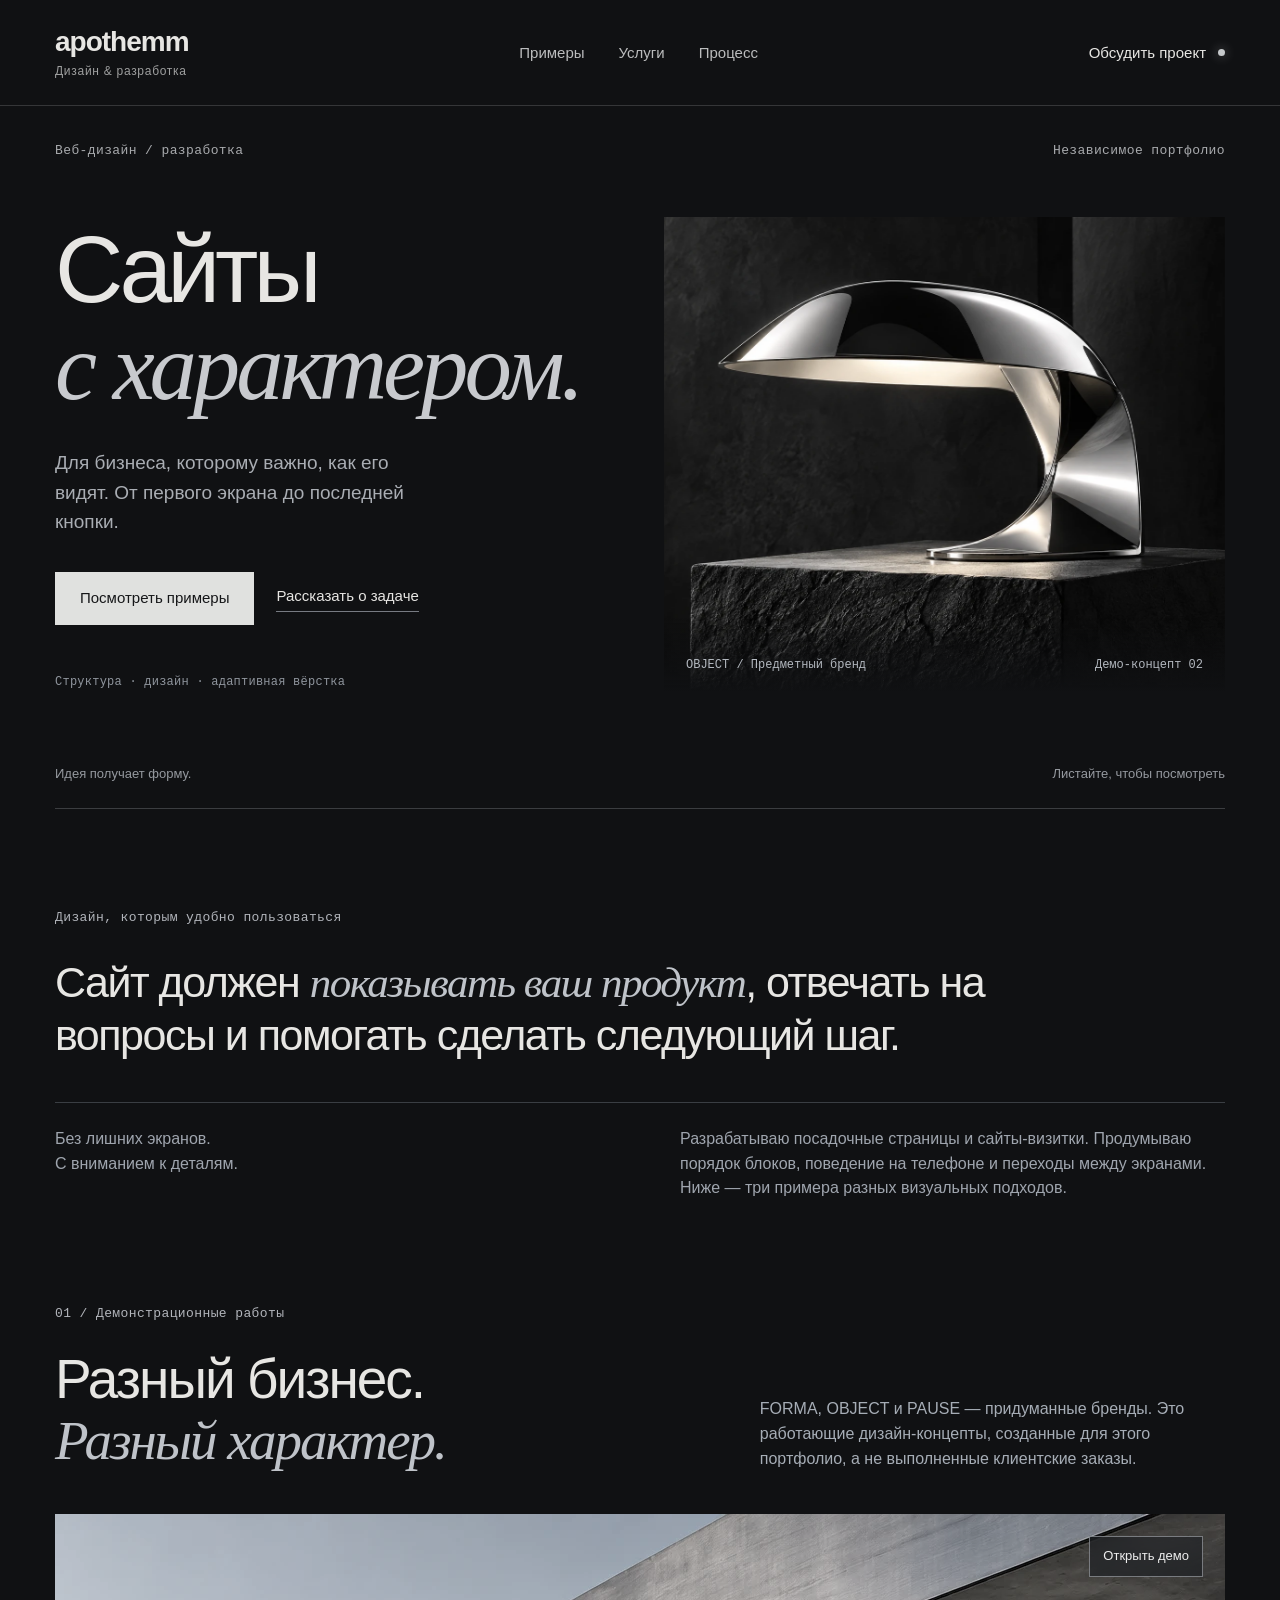
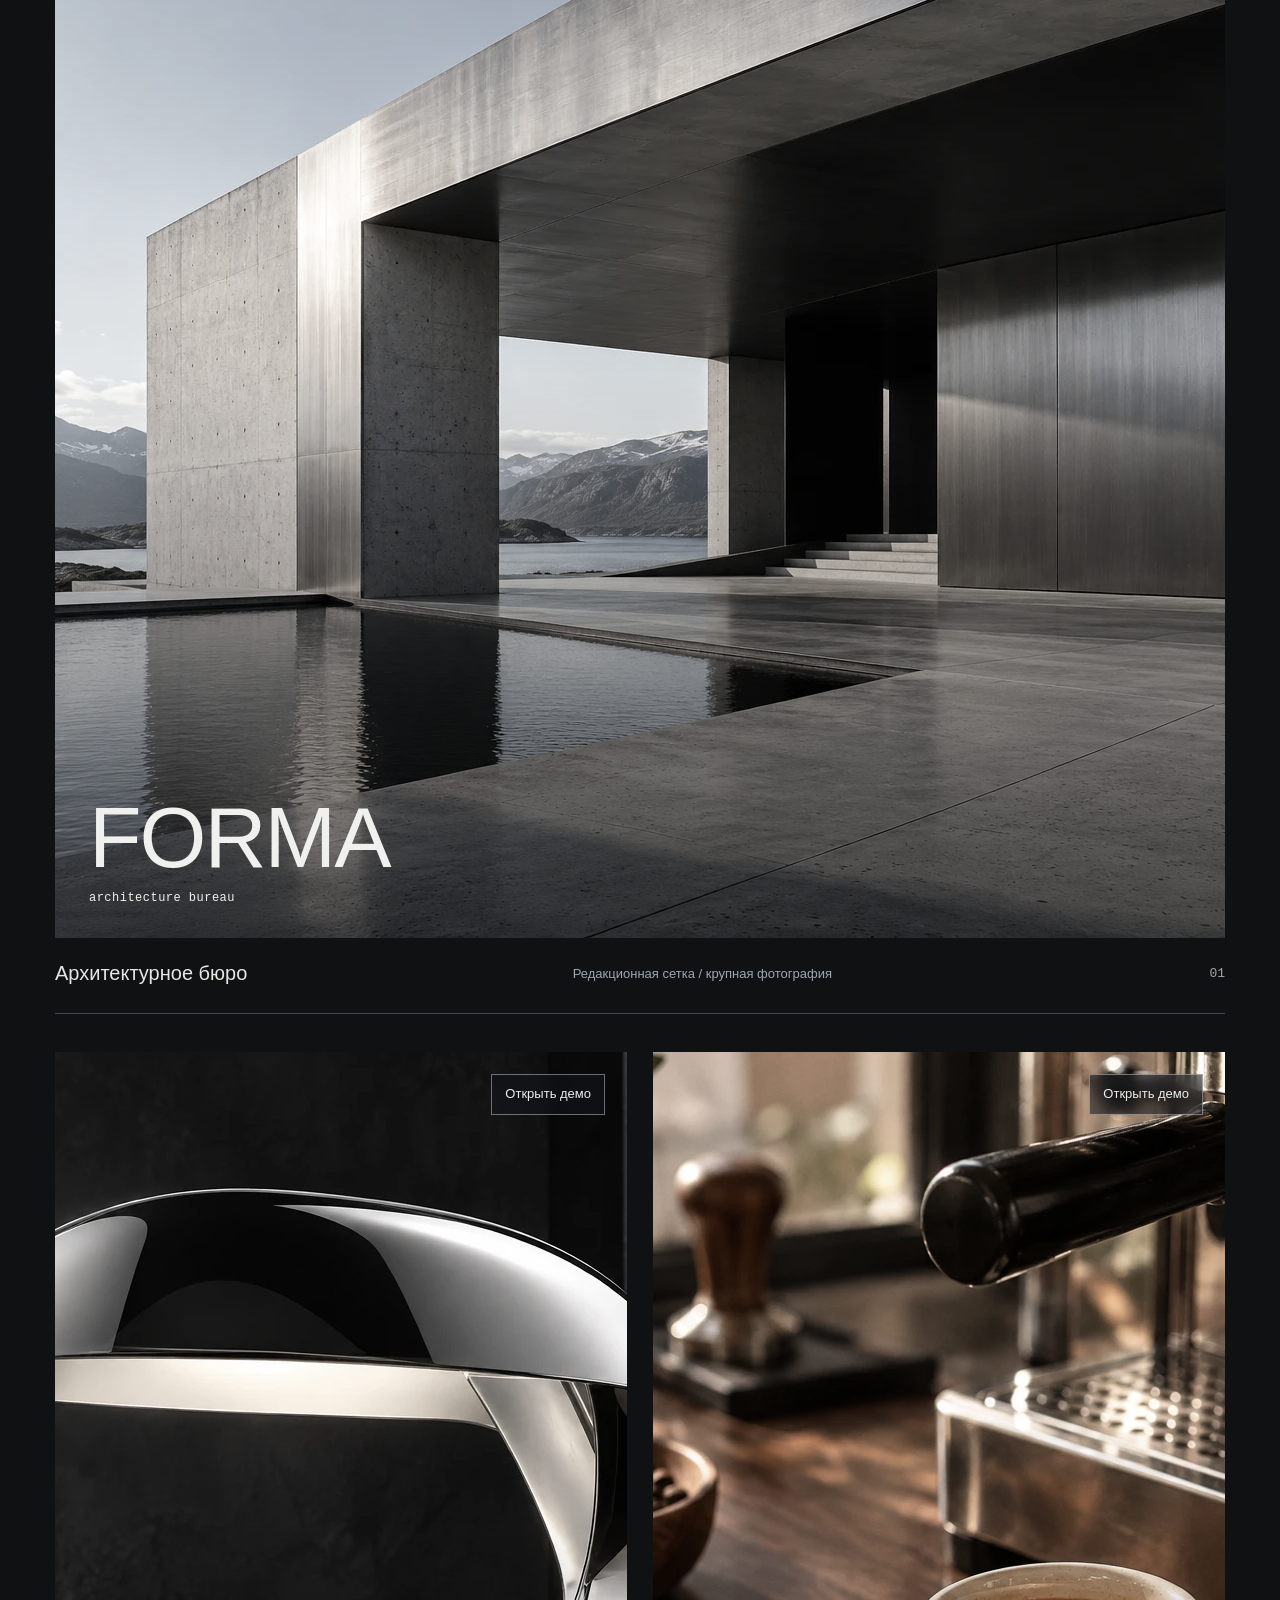
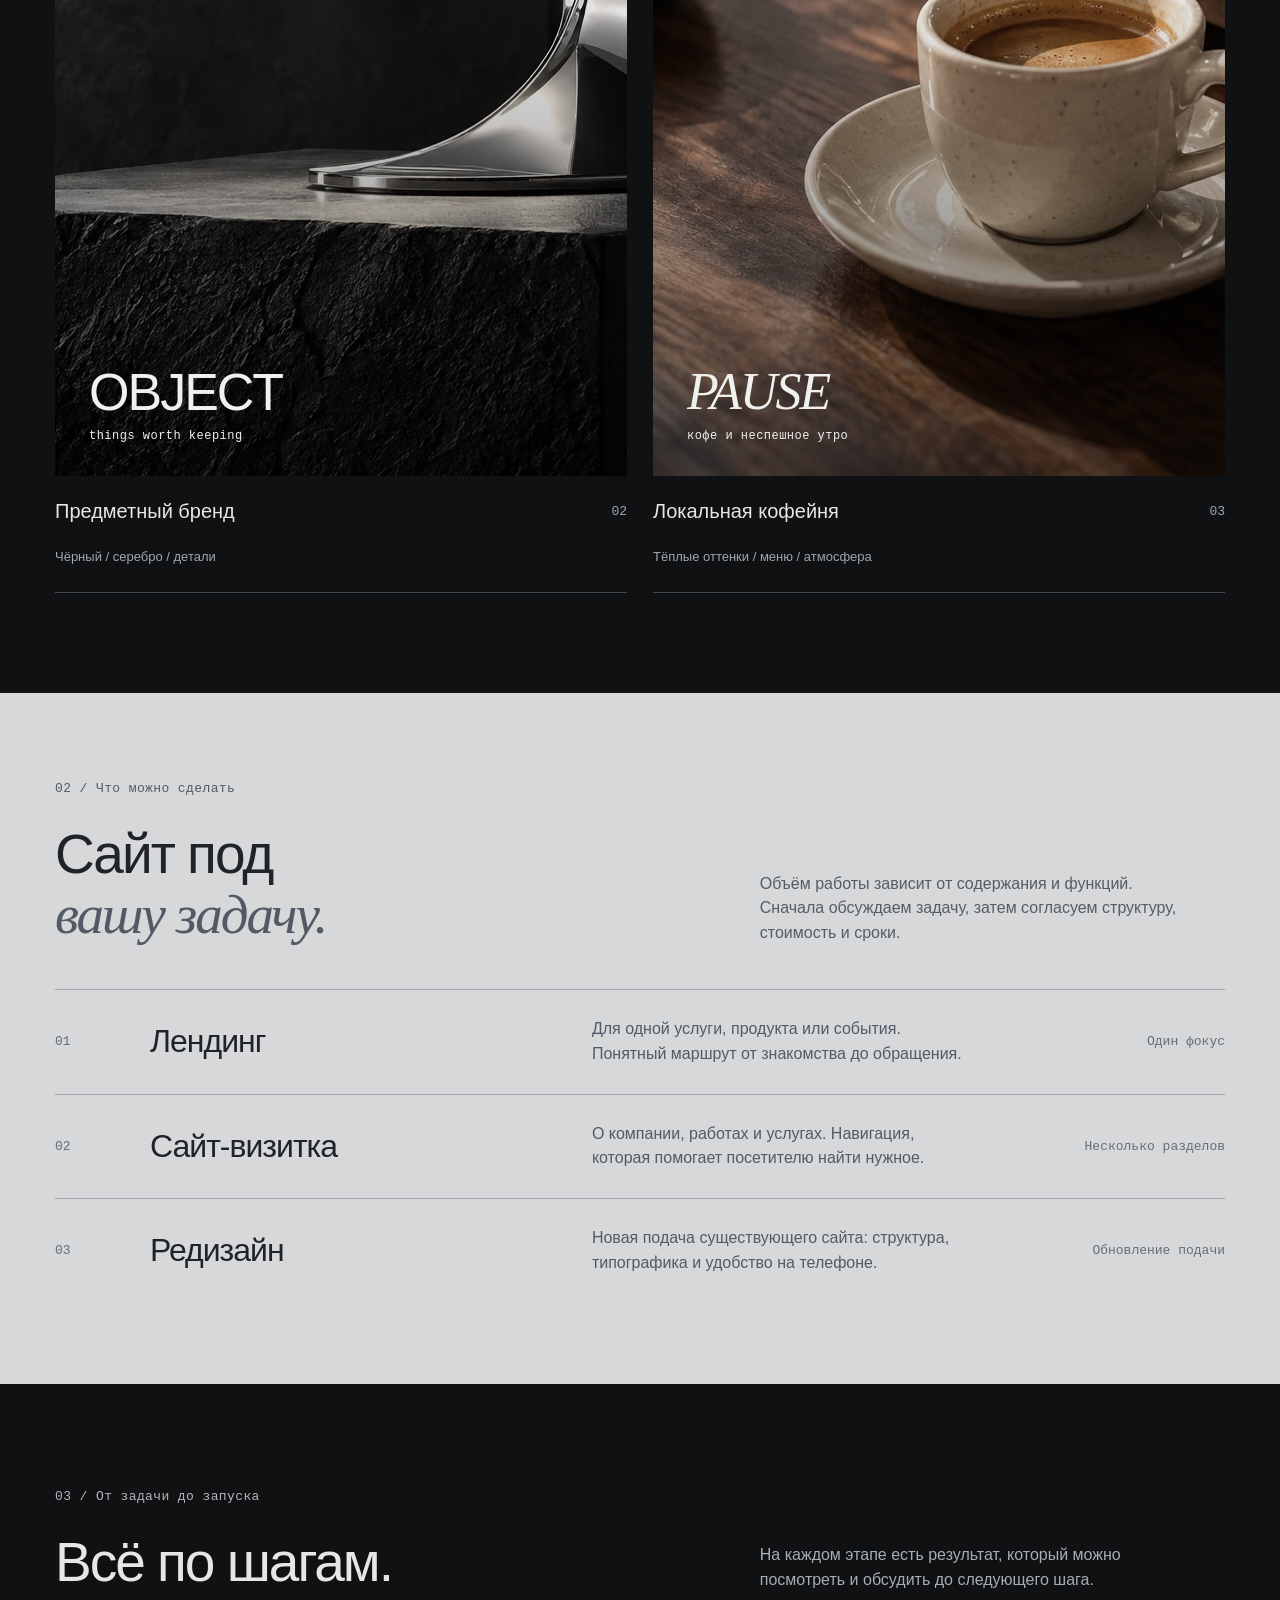
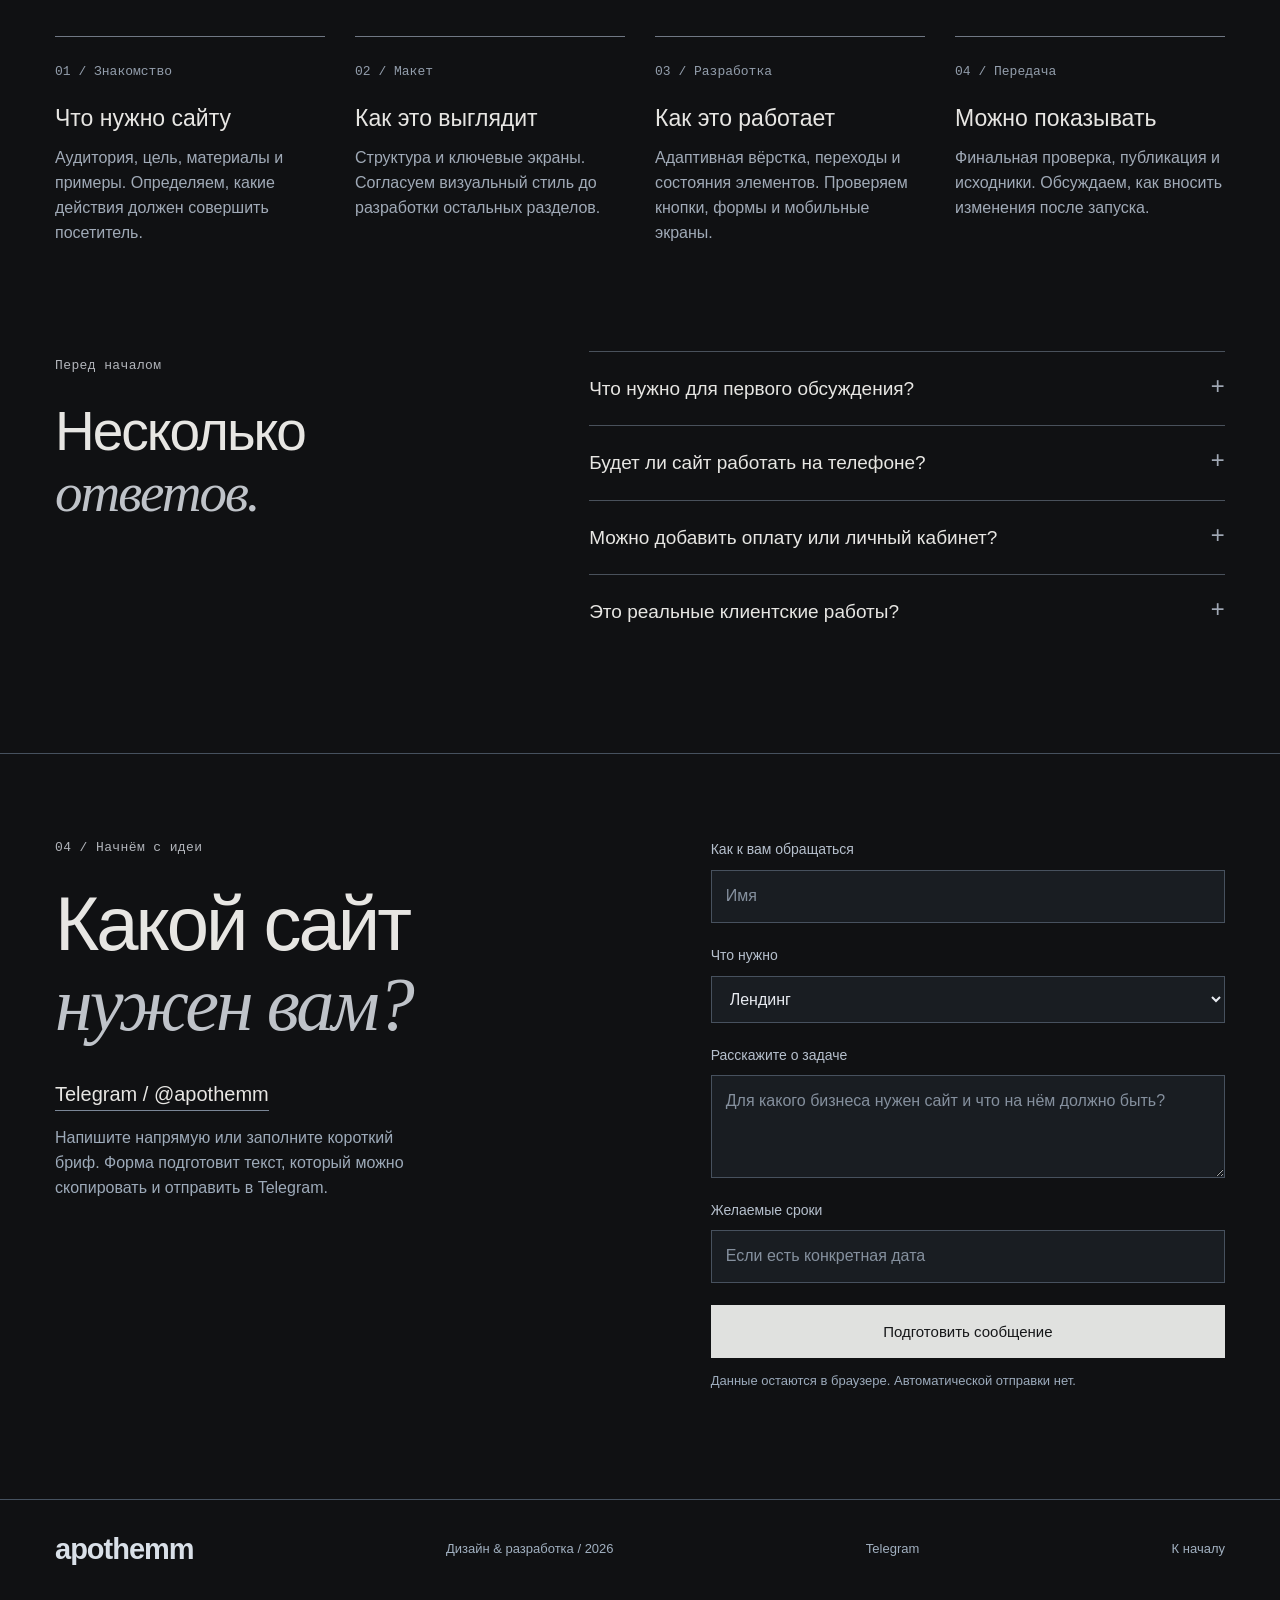
<file: index.html>
<!doctype html><html lang="ru"><head><meta charset="utf-8"><meta name="viewport" content="width=device-width,initial-scale=1"><meta name="theme-color" content="#101113"><meta name="description" content="apothemm — дизайн и разработка сайтов для бизнеса. Посмотрите демонстрационные сайты архитектурного бюро, предметного бренда и кофейни и обсудите свою задачу."><title>apothemm — сайты для бизнеса</title><link rel="icon" href="favicon.svg"><link rel="stylesheet" href="client.css"></head><body>
<div class="scroll-progress" aria-hidden="true"></div><a class="skip" href="#main">Перейти к содержимому</a>
<header class="site-header"><a class="brand" href="./">apothemm<span>Дизайн & разработка</span></a><nav aria-label="Навигация"><a href="#projects">Примеры</a><a href="#services">Услуги</a><a href="#process">Процесс</a></nav><a class="header-contact" href="https://t.me/apothemm" target="_blank" rel="noopener">Обсудить проект<span class="status-dot" aria-hidden="true"></span></a></header>
<main id="main"><section class="hero shell"><div class="hero-caption"><span>Веб-дизайн / разработка</span><span>Независимое портфолио</span></div><div class="hero-layout"><div class="hero-copy"><h1><span>Сайты</span><span class="metal">с характером.</span></h1><p>Для бизнеса, которому важно, как его видят. От первого экрана до последней кнопки.</p><div class="hero-actions"><a class="button light" href="#projects">Посмотреть примеры</a><a class="text-link" href="#brief">Рассказать о задаче</a></div><span class="hero-footnote">Структура · дизайн · адаптивная вёрстка</span></div><figure class="hero-figure"><img src="images/silver-lamp.webp" alt="Скульптурная лампа из полированного металла на тёмном камне" width="1536" height="1024" fetchpriority="high"><figcaption><span>OBJECT / Предметный бренд</span><span>Демо-концепт 02</span></figcaption></figure></div><div class="hero-rule"><span>Идея получает форму.</span><span>Листайте, чтобы посмотреть</span></div></section>
<section class="intro shell reveal"><span class="kicker">Дизайн, которым удобно пользоваться</span><p class="intro-statement">Сайт должен <em>показывать ваш продукт</em>, отвечать на вопросы и помогать сделать следующий шаг.</p><div class="intro-bottom"><span>Без лишних экранов.<br>С вниманием к деталям.</span><p>Разрабатываю посадочные страницы и сайты-визитки. Продумываю порядок блоков, поведение на телефоне и переходы между экранами. Ниже — три примера разных визуальных подходов.</p></div></section>
<section id="projects" class="projects shell"><div class="section-heading reveal"><div><span class="kicker">01 / Демонстрационные работы</span><h2>Разный бизнес.<br><em>Разный характер.</em></h2></div><p>FORMA, OBJECT и PAUSE — придуманные бренды. Это работающие дизайн-концепты, созданные для этого портфолио, а не выполненные клиентские заказы.</p></div>
<a class="project-card project-wide reveal" href="forma.html"><div class="project-image"><img src="images/architecture-pavilion.webp" alt="Бетонный павильон с металлическими панелями у воды" width="1536" height="1024" loading="lazy"><div class="image-title">FORMA<span>architecture bureau</span></div><span class="image-label">Открыть демо</span></div><div class="project-info"><h3>Архитектурное бюро</h3><span>Редакционная сетка / крупная фотография</span><span>01</span></div></a>
<div class="project-pair"><a class="project-card reveal" href="object.html"><div class="project-image"><img src="images/silver-lamp.webp" alt="Хромированная настольная лампа — предметный дизайн" width="1536" height="1024" loading="lazy"><div class="image-title">OBJECT<span>things worth keeping</span></div><span class="image-label">Открыть демо</span></div><div class="project-info"><h3>Предметный бренд</h3><span>Чёрный / серебро / детали</span><span>02</span></div></a><a class="project-card reveal" href="pause.html"><div class="project-image"><img src="images/cafe-espresso.webp" alt="Эспрессо и кофемашина в утреннем свете" width="1536" height="1024" loading="lazy"><div class="image-title cafe-title">PAUSE<span>кофе и неспешное утро</span></div><span class="image-label">Открыть демо</span></div><div class="project-info"><h3>Локальная кофейня</h3><span>Тёплые оттенки / меню / атмосфера</span><span>03</span></div></a></div></section>
<section id="services" class="services"><div class="shell"><div class="section-heading reveal"><div><span class="kicker">02 / Что можно сделать</span><h2>Сайт под<br><em>вашу задачу.</em></h2></div><p>Объём работы зависит от содержания и функций. Сначала обсуждаем задачу, затем согласуем структуру, стоимость и сроки.</p></div><div class="service-row reveal"><span>01</span><h3>Лендинг</h3><p>Для одной услуги, продукта или события. Понятный маршрут от знакомства до обращения.</p><span>Один фокус</span></div><div class="service-row reveal"><span>02</span><h3>Сайт-визитка</h3><p>О компании, работах и услугах. Навигация, которая помогает посетителю найти нужное.</p><span>Несколько разделов</span></div><div class="service-row reveal"><span>03</span><h3>Редизайн</h3><p>Новая подача существующего сайта: структура, типографика и удобство на телефоне.</p><span>Обновление подачи</span></div></div></section>
<section id="process" class="process shell"><div class="section-heading reveal"><div><span class="kicker">03 / От задачи до запуска</span><h2>Всё по шагам.</h2></div><p>На каждом этапе есть результат, который можно посмотреть и обсудить до следующего шага.</p></div><div class="process-grid"><article class="reveal"><span>01 / Знакомство</span><h3>Что нужно сайту</h3><p>Аудитория, цель, материалы и примеры. Определяем, какие действия должен совершить посетитель.</p></article><article class="reveal"><span>02 / Макет</span><h3>Как это выглядит</h3><p>Структура и ключевые экраны. Согласуем визуальный стиль до разработки остальных разделов.</p></article><article class="reveal"><span>03 / Разработка</span><h3>Как это работает</h3><p>Адаптивная вёрстка, переходы и состояния элементов. Проверяем кнопки, формы и мобильные экраны.</p></article><article class="reveal"><span>04 / Передача</span><h3>Можно показывать</h3><p>Финальная проверка, публикация и исходники. Обсуждаем, как вносить изменения после запуска.</p></article></div></section>
<section class="faq shell reveal"><div><span class="kicker">Перед началом</span><h2>Несколько<br><em>ответов.</em></h2></div><div class="faq-list"><details><summary>Что нужно для первого обсуждения?</summary><p>Коротко опишите бизнес и задачу. Полезно знать, что должно быть на сайте и есть ли примеры, которые нравятся. Тексты и фотографии можно уточнить позже.</p></details><details><summary>Будет ли сайт работать на телефоне?</summary><p>Адаптивная версия входит в обсуждение проекта с самого начала. Экраны, навигация и кнопки проверяются отдельно для телефона и компьютера.</p></details><details><summary>Можно добавить оплату или личный кабинет?</summary><p>Такие функции требуют отдельного согласования: сценарии, сервисы и серверная часть зависят от задачи. Демонстрационные сайты в этом портфолио показывают дизайн и интерфейсы; оплата к ним не подключена.</p></details><details><summary>Это реальные клиентские работы?</summary><p>Показанные сайты — демонстрационные концепты. Названия брендов и изображения созданы для примера. Они позволяют оценить дизайн и поведение страниц без приписывания чужих заказов.</p></details></div></section>
<section id="brief" class="contact shell"><div class="contact-heading reveal"><span class="kicker">04 / Начнём с идеи</span><h2>Какой сайт<br><em>нужен вам?</em></h2><a class="telegram-link" href="https://t.me/apothemm" target="_blank" rel="noopener">Telegram / @apothemm</a><p>Напишите напрямую или заполните короткий бриф. Форма подготовит текст, который можно скопировать и отправить в Telegram.</p></div><form id="brief-form" class="brief-form reveal"><label for="client-name">Как к вам обращаться<input id="client-name" name="name" autocomplete="name" placeholder="Имя" required maxlength="100"></label><label for="site-kind">Что нужно<select id="site-kind" name="kind"><option>Лендинг</option><option>Сайт-визитка</option><option>Редизайн</option><option>Пока не определился</option></select></label><label for="client-task">Расскажите о задаче<textarea id="client-task" name="task" rows="3" placeholder="Для какого бизнеса нужен сайт и что на нём должно быть?" required maxlength="3000"></textarea></label><label for="client-timing">Желаемые сроки<input id="client-timing" name="timing" placeholder="Если есть конкретная дата" maxlength="150"></label><button class="button light" type="submit">Подготовить сообщение</button><p class="form-note">Данные остаются в браузере. Автоматической отправки нет.</p><div id="brief-result" hidden><label for="brief-text">Текст сообщения<textarea id="brief-text" rows="8" readonly></textarea></label><div class="result-actions"><button class="button outline" id="copy-brief" type="button">Скопировать</button><a class="button light" href="https://t.me/apothemm" target="_blank" rel="noopener">Открыть Telegram</a></div><p id="copy-status" role="status" aria-live="polite">Скопируйте текст и отправьте его в чат @apothemm.</p></div></form></section>
</main><footer class="shell footer"><a class="footer-brand" href="./">apothemm</a><span>Дизайн & разработка / 2026</span><a href="https://t.me/apothemm" target="_blank" rel="noopener">Telegram</a><a href="#main">К началу</a></footer><script src="client.js"></script></body></html>
</file>
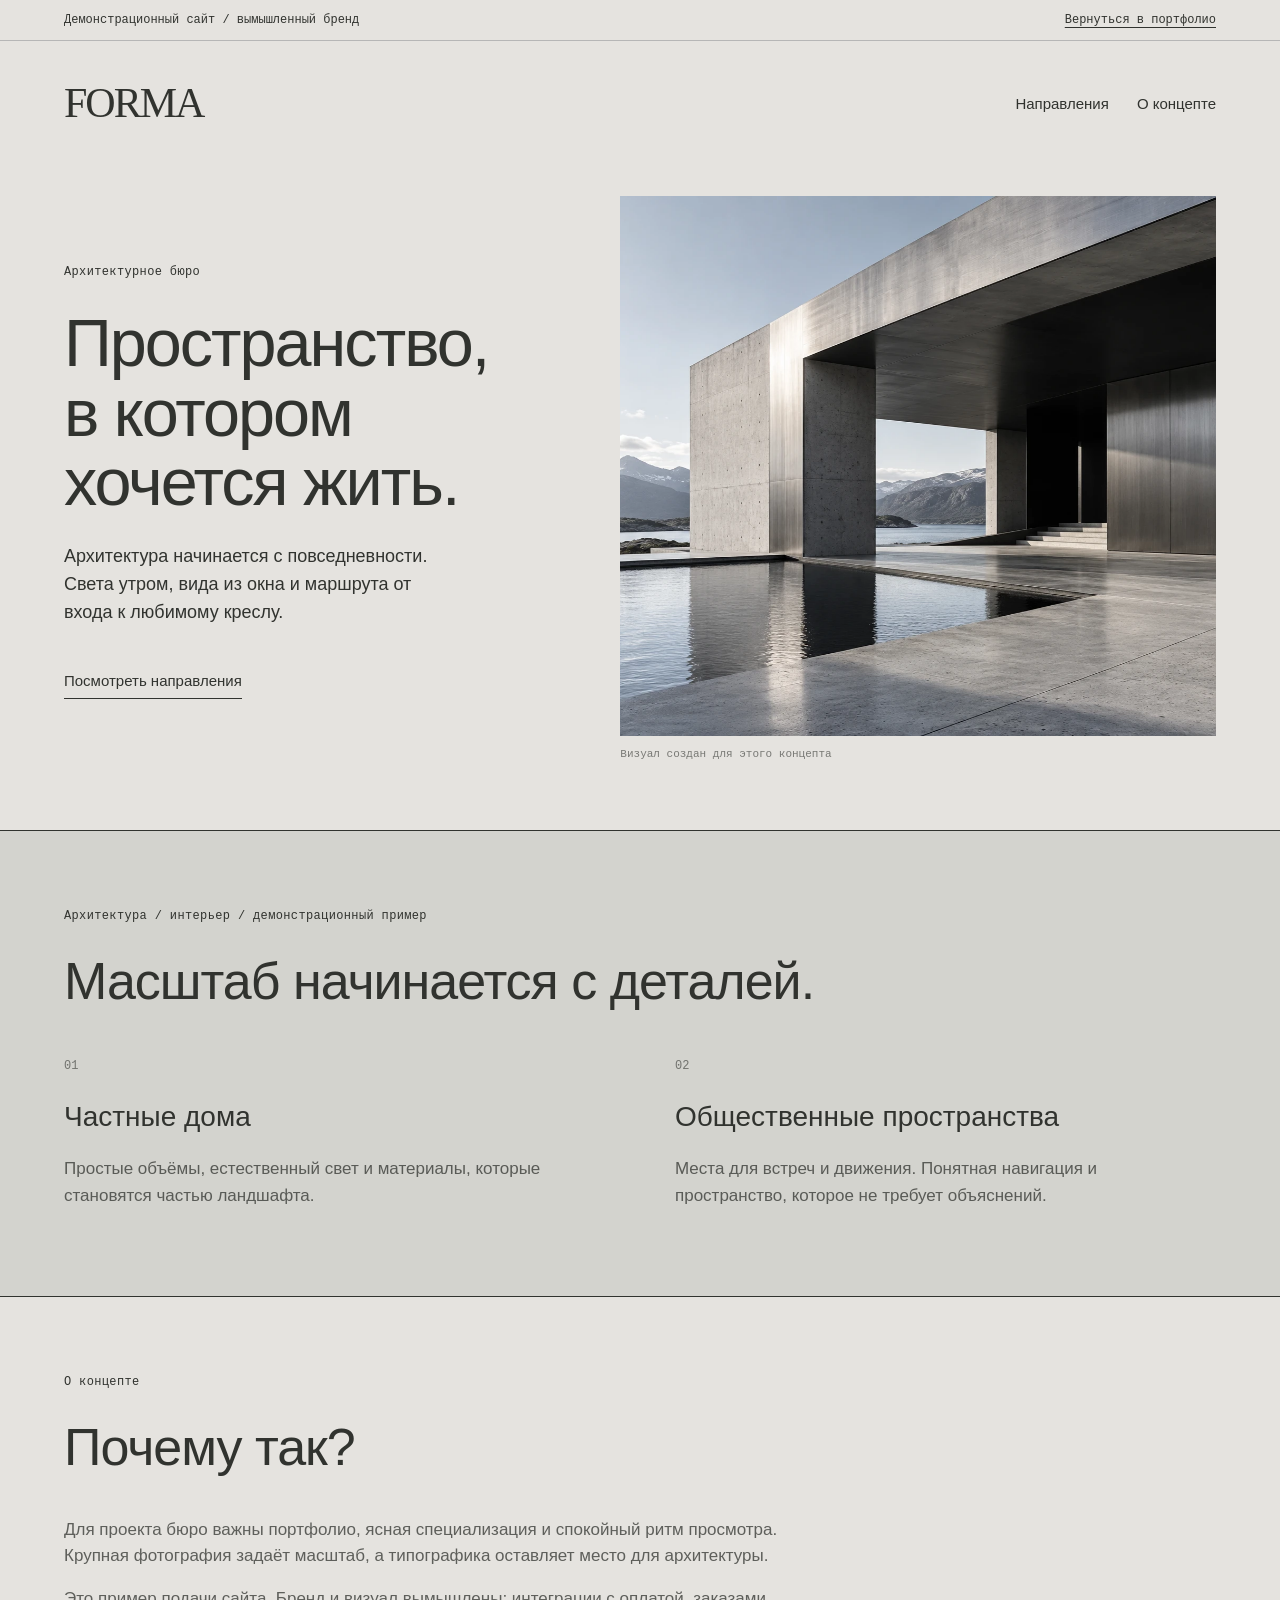
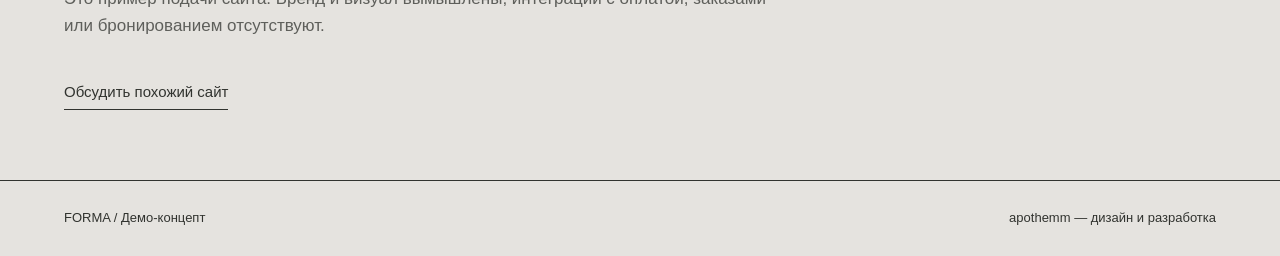
<file: forma.html>
<!doctype html><html lang="ru"><head><meta charset="utf-8"><meta name="viewport" content="width=device-width,initial-scale=1"><meta name="description" content="Архитектурное бюро — демонстрационный дизайн-концепт apothemm."><title>FORMA — демо-концепт apothemm</title><link rel="icon" href="favicon.svg"><link rel="stylesheet" href="client.css"><link rel="stylesheet" href="demo.css"></head><body class="demo forma"><div class="scroll-progress" aria-hidden="true"></div><a class="skip" href="#main">Перейти к содержимому</a><div class="demo-banner"><span>Демонстрационный сайт / вымышленный бренд</span><a href="index.html#projects">Вернуться в портфолио</a></div><header class="demo-header"><a href="forma.html" class="demo-brand">FORMA</a><nav aria-label="Навигация демо"><a href="#collection">Направления</a><a href="#about">О концепте</a></nav></header><main id="main"><section class="demo-hero"><div class="demo-hero-copy"><span class="demo-label">Архитектурное бюро</span><h1>Пространство,<br>в котором хочется жить.</h1><p>Архитектура начинается с повседневности. Света утром, вида из окна и маршрута от входа к любимому креслу.</p><a class="demo-cta" href="#collection">Посмотреть направления</a></div><figure><img src="images/architecture-pavilion.webp" width="1536" height="1024" alt="Архитектурное бюро — авторский визуал демонстрационного проекта" fetchpriority="high"><figcaption>Визуал создан для этого концепта</figcaption></figure></section><section id="collection" class="demo-content"><span class="demo-label">Архитектура / интерьер / демонстрационный пример</span><h2>Масштаб начинается с деталей.</h2><div class="demo-columns"><article><span>01</span><h3>Частные дома</h3><p>Простые объёмы, естественный свет и материалы, которые становятся частью ландшафта.</p></article><article><span>02</span><h3>Общественные пространства</h3><p>Места для встреч и движения. Понятная навигация и пространство, которое не требует объяснений.</p></article></div></section><section id="about" class="demo-about reveal"><span class="demo-label">О концепте</span><h2>Почему так?</h2><p>Для проекта бюро важны портфолио, ясная специализация и спокойный ритм просмотра. Крупная фотография задаёт масштаб, а типографика оставляет место для архитектуры.</p><p>Это пример подачи сайта. Бренд и визуал вымышлены; интеграции с оплатой, заказами или бронированием отсутствуют.</p><a class="demo-cta" href="index.html#brief">Обсудить похожий сайт</a></section></main><footer class="demo-footer"><span>FORMA / Демо-концепт</span><a href="index.html">apothemm — дизайн и разработка</a></footer><script src="client.js"></script></body></html>
</file>
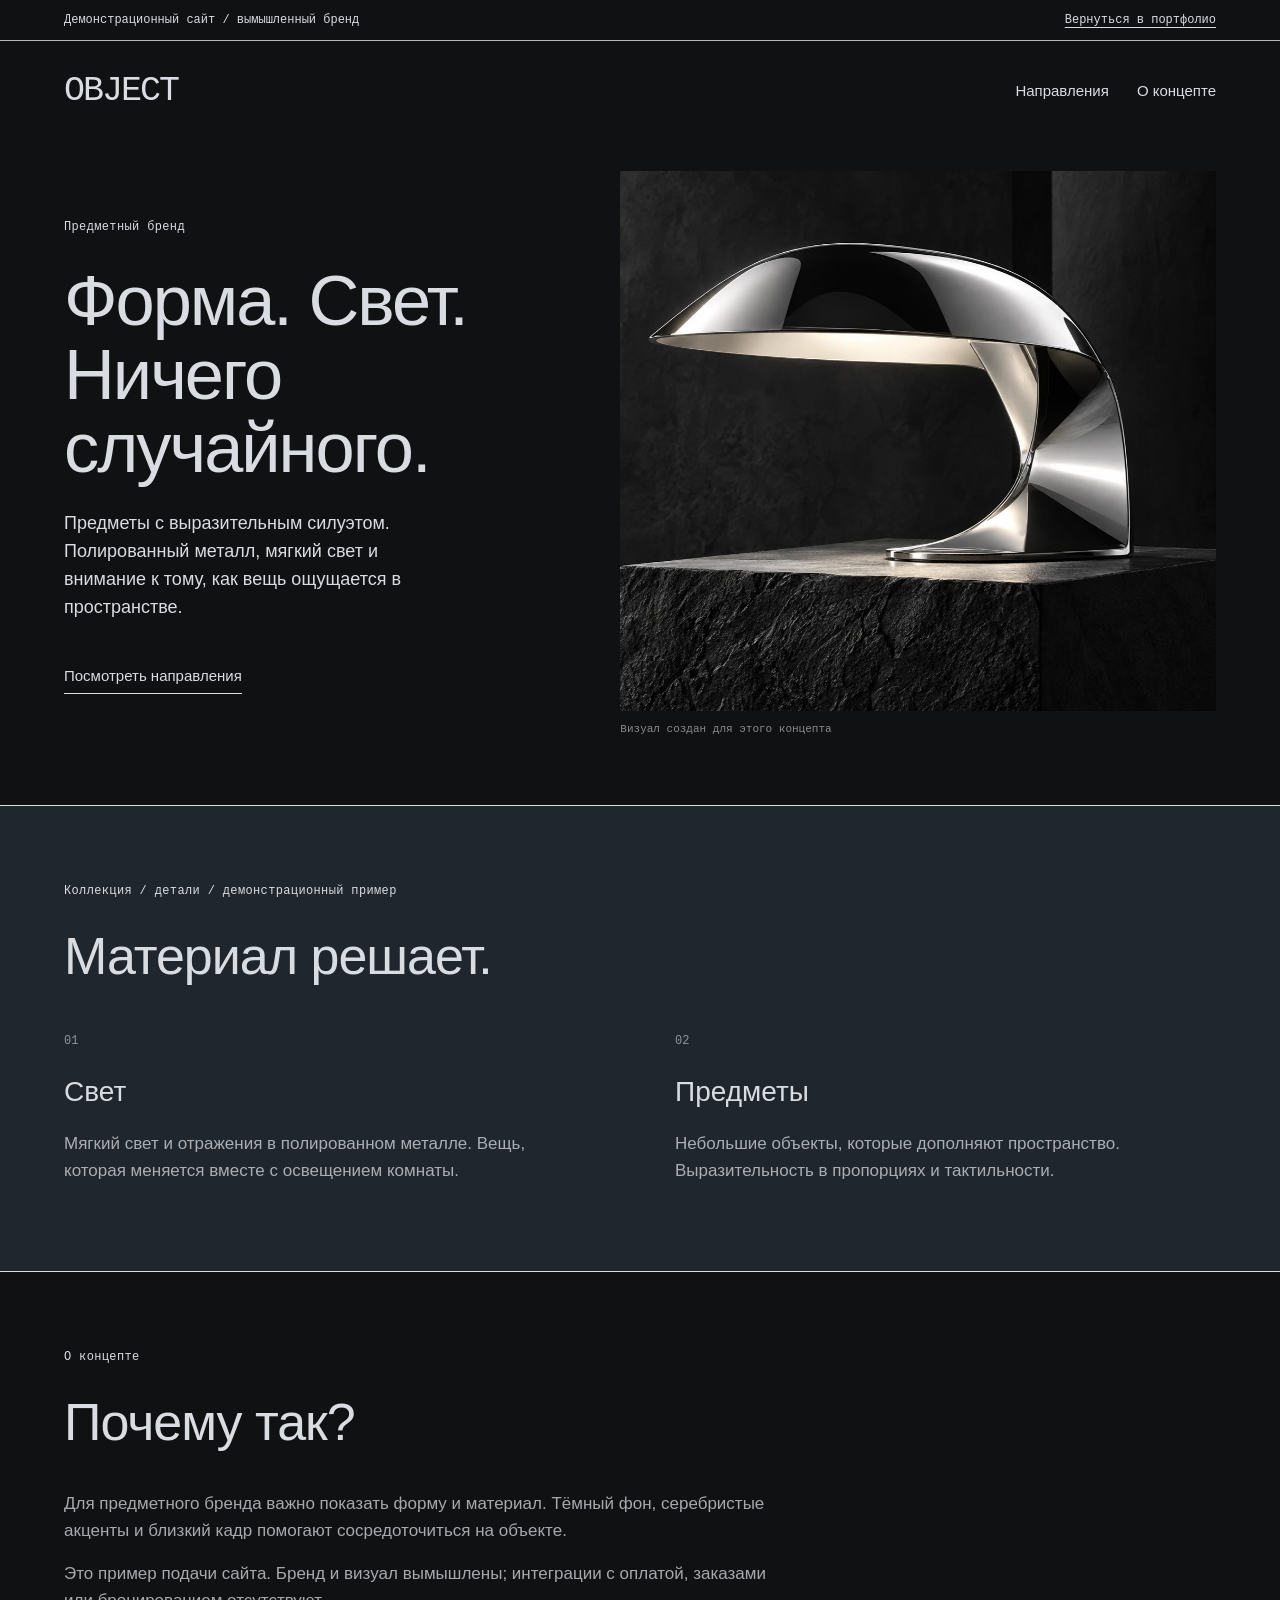
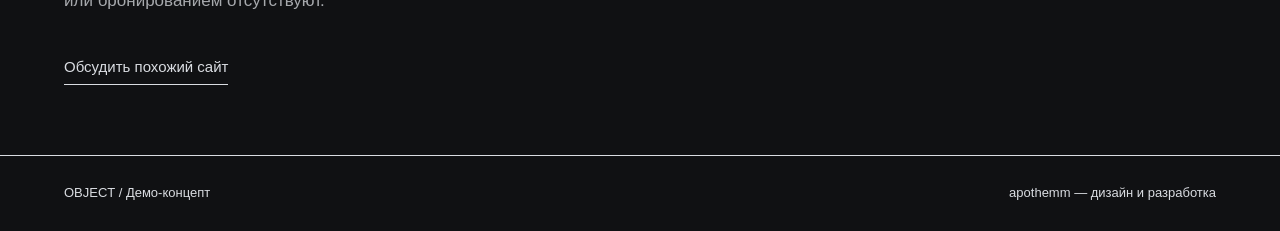
<file: object.html>
<!doctype html><html lang="ru"><head><meta charset="utf-8"><meta name="viewport" content="width=device-width,initial-scale=1"><meta name="description" content="Предметный бренд — демонстрационный дизайн-концепт apothemm."><title>OBJECT — демо-концепт apothemm</title><link rel="icon" href="favicon.svg"><link rel="stylesheet" href="client.css"><link rel="stylesheet" href="demo.css"></head><body class="demo object"><div class="scroll-progress" aria-hidden="true"></div><a class="skip" href="#main">Перейти к содержимому</a><div class="demo-banner"><span>Демонстрационный сайт / вымышленный бренд</span><a href="index.html#projects">Вернуться в портфолио</a></div><header class="demo-header"><a href="object.html" class="demo-brand">OBJECT</a><nav aria-label="Навигация демо"><a href="#collection">Направления</a><a href="#about">О концепте</a></nav></header><main id="main"><section class="demo-hero"><div class="demo-hero-copy"><span class="demo-label">Предметный бренд</span><h1>Форма. Свет.<br>Ничего случайного.</h1><p>Предметы с выразительным силуэтом. Полированный металл, мягкий свет и внимание к тому, как вещь ощущается в пространстве.</p><a class="demo-cta" href="#collection">Посмотреть направления</a></div><figure><img src="images/silver-lamp.webp" width="1536" height="1024" alt="Предметный бренд — авторский визуал демонстрационного проекта" fetchpriority="high"><figcaption>Визуал создан для этого концепта</figcaption></figure></section><section id="collection" class="demo-content"><span class="demo-label">Коллекция / детали / демонстрационный пример</span><h2>Материал решает.</h2><div class="demo-columns"><article><span>01</span><h3>Свет</h3><p>Мягкий свет и отражения в полированном металле. Вещь, которая меняется вместе с освещением комнаты.</p></article><article><span>02</span><h3>Предметы</h3><p>Небольшие объекты, которые дополняют пространство. Выразительность в пропорциях и тактильности.</p></article></div></section><section id="about" class="demo-about reveal"><span class="demo-label">О концепте</span><h2>Почему так?</h2><p>Для предметного бренда важно показать форму и материал. Тёмный фон, серебристые акценты и близкий кадр помогают сосредоточиться на объекте.</p><p>Это пример подачи сайта. Бренд и визуал вымышлены; интеграции с оплатой, заказами или бронированием отсутствуют.</p><a class="demo-cta" href="index.html#brief">Обсудить похожий сайт</a></section></main><footer class="demo-footer"><span>OBJECT / Демо-концепт</span><a href="index.html">apothemm — дизайн и разработка</a></footer><script src="client.js"></script></body></html>
</file>
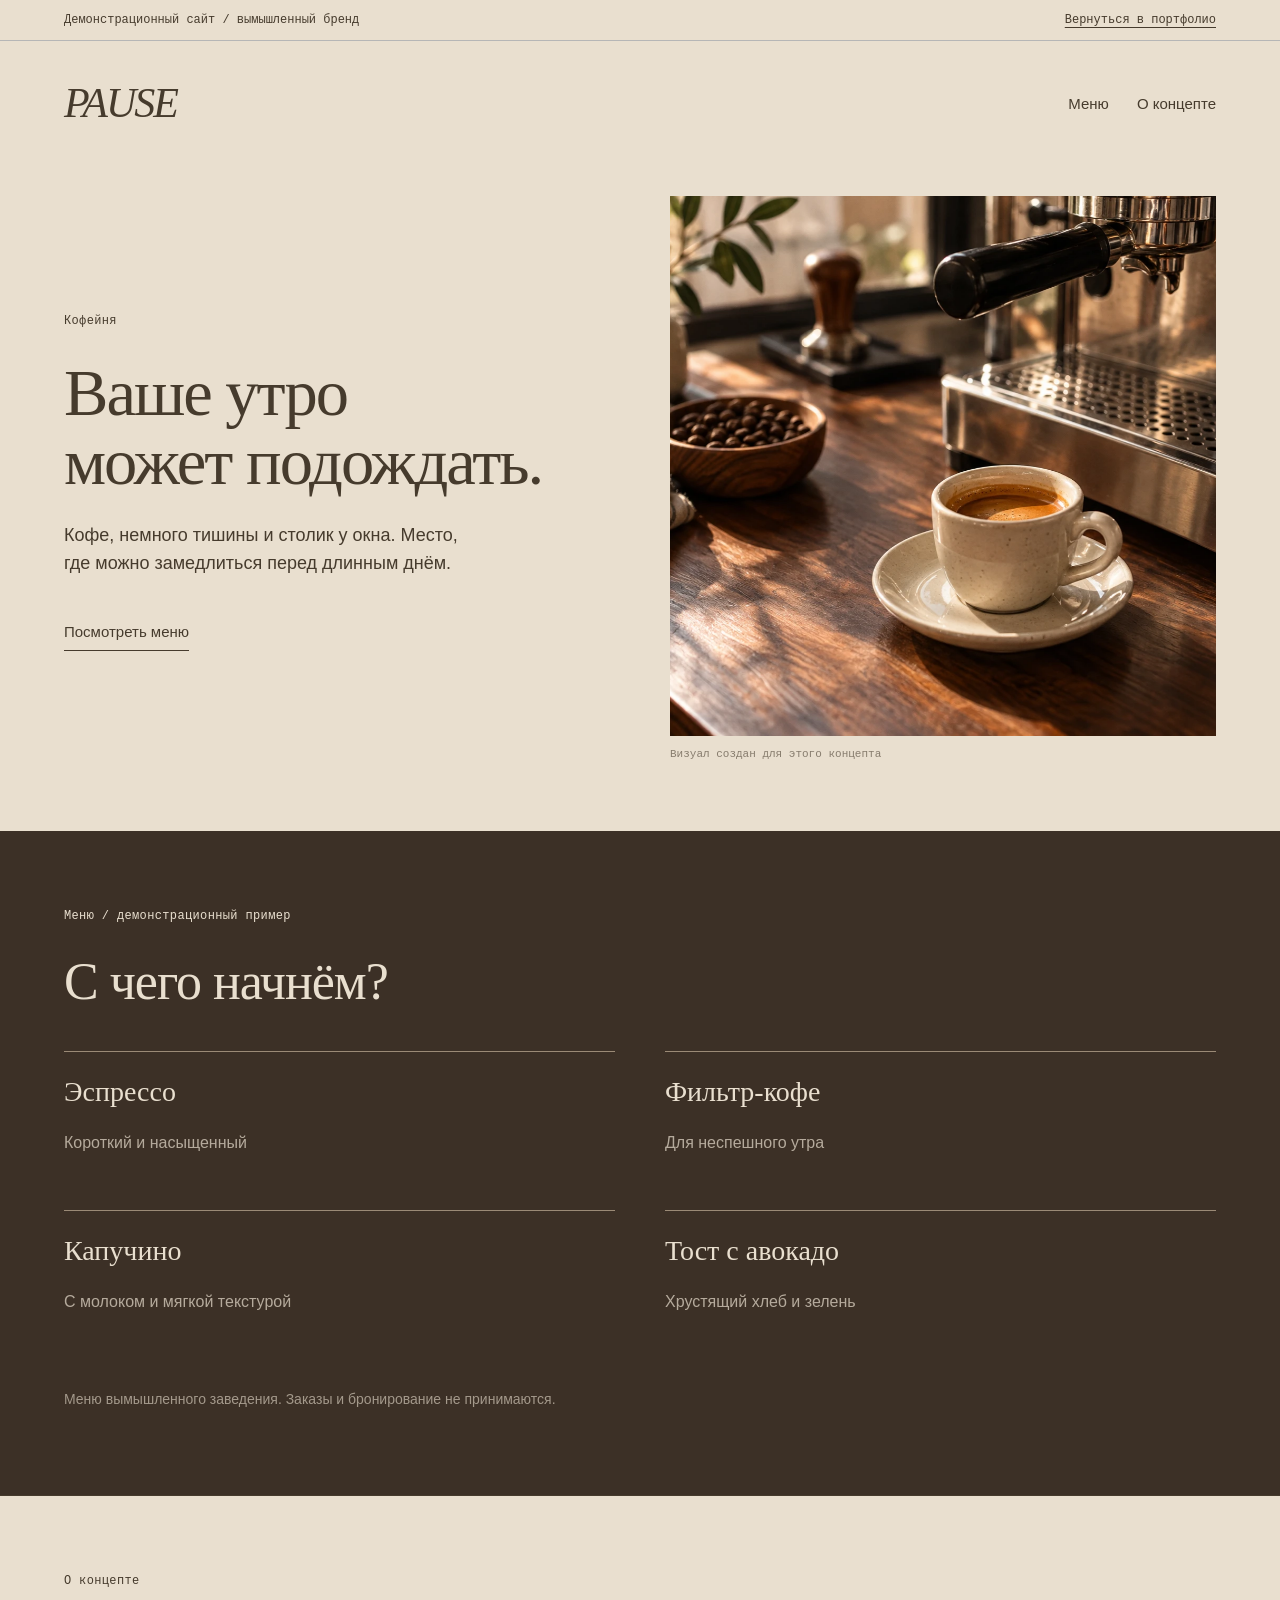
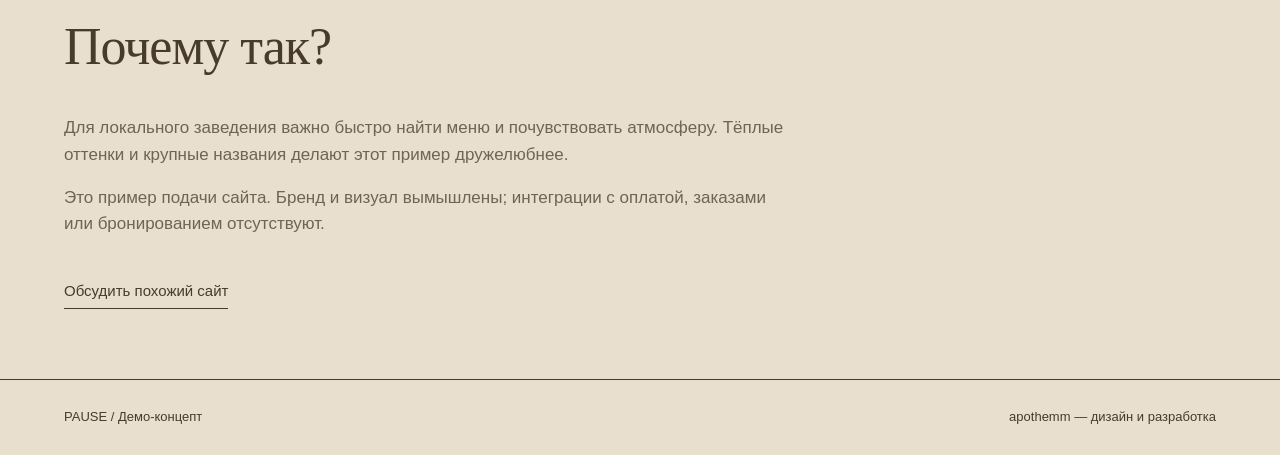
<file: pause.html>
<!doctype html><html lang="ru"><head><meta charset="utf-8"><meta name="viewport" content="width=device-width,initial-scale=1"><meta name="description" content="Кофейня — демонстрационный дизайн-концепт apothemm."><title>PAUSE — демо-концепт apothemm</title><link rel="icon" href="favicon.svg"><link rel="stylesheet" href="client.css"><link rel="stylesheet" href="demo.css"></head><body class="demo pause"><div class="scroll-progress" aria-hidden="true"></div><a class="skip" href="#main">Перейти к содержимому</a><div class="demo-banner"><span>Демонстрационный сайт / вымышленный бренд</span><a href="index.html#projects">Вернуться в портфолио</a></div><header class="demo-header"><a href="pause.html" class="demo-brand">PAUSE</a><nav aria-label="Навигация демо"><a href="#collection">Меню</a><a href="#about">О концепте</a></nav></header><main id="main"><section class="demo-hero"><div class="demo-hero-copy"><span class="demo-label">Кофейня</span><h1>Ваше утро<br>может подождать.</h1><p>Кофе, немного тишины и столик у окна. Место, где можно замедлиться перед длинным днём.</p><a class="demo-cta" href="#collection">Посмотреть меню</a></div><figure><img src="images/cafe-espresso.webp" width="1536" height="1024" alt="Кофейня — авторский визуал демонстрационного проекта" fetchpriority="high"><figcaption>Визуал создан для этого концепта</figcaption></figure></section><section id="collection" class="demo-content"><span class="demo-label">Меню / демонстрационный пример</span><h2>С чего начнём?</h2><div class="menu-items"><div><h3>Эспрессо</h3><p>Короткий и насыщенный</p></div><div><h3>Фильтр-кофе</h3><p>Для неспешного утра</p></div><div><h3>Капучино</h3><p>С молоком и мягкой текстурой</p></div><div><h3>Тост с авокадо</h3><p>Хрустящий хлеб и зелень</p></div></div><p class="demo-note">Меню вымышленного заведения. Заказы и бронирование не принимаются.</p></section><section id="about" class="demo-about reveal"><span class="demo-label">О концепте</span><h2>Почему так?</h2><p>Для локального заведения важно быстро найти меню и почувствовать атмосферу. Тёплые оттенки и крупные названия делают этот пример дружелюбнее.</p><p>Это пример подачи сайта. Бренд и визуал вымышлены; интеграции с оплатой, заказами или бронированием отсутствуют.</p><a class="demo-cta" href="index.html#brief">Обсудить похожий сайт</a></section></main><footer class="demo-footer"><span>PAUSE / Демо-концепт</span><a href="index.html">apothemm — дизайн и разработка</a></footer><script src="client.js"></script></body></html>
</file>
<file: client.css>
*{box-sizing:border-box}html{scroll-behavior:smooth;scroll-padding-top:105px}body{margin:0;background:#101113;color:#e7e6e3;font:17px/1.55 Arial,Helvetica,sans-serif;transition:opacity .22s ease}body.leaving{opacity:0}::selection{background:#dededc;color:#101113}a{color:inherit;text-decoration:none}a:focus-visible,button:focus-visible,summary:focus-visible,input:focus-visible,textarea:focus-visible,select:focus-visible{outline:2px solid #fafaf8;outline-offset:6px}img{display:block;width:100%;object-fit:cover}button,input,textarea,select{font:inherit}button,a,summary{-webkit-tap-highlight-color:transparent}button{cursor:pointer}.shell{max-width:1380px;margin:auto;padding:0 55px}.scroll-progress{position:fixed;z-index:20;top:0;left:0;height:2px;width:100%;background:#d7d9dc;transform-origin:left;transform:scaleX(0)}.site-header{display:flex;align-items:center;justify-content:space-between;gap:25px;max-width:1490px;padding:28px 55px;margin:auto;border-bottom:1px solid #353638}.brand{font-size:28px;font-weight:700;letter-spacing:-1px;line-height:1}.brand span{display:block;margin-top:9px;font-size:12px;font-weight:400;letter-spacing:.06em;color:#9e9f9f}.site-header nav{display:flex;gap:34px;font-size:15px;color:#bbbcbd}.site-header nav a{position:relative}.site-header nav a:after{content:"";position:absolute;left:0;bottom:-5px;height:1px;background:#e6e7e8;width:100%;transform:scaleX(0);transform-origin:left;transition:transform .3s}.site-header nav a:hover:after{transform:scaleX(1)}.header-contact{font-size:15px;display:flex;align-items:center;gap:12px}.status-dot{width:7px;height:7px;border-radius:50%;background:#c6c9cb;box-shadow:0 0 12px #ffffff66}.hero{padding-top:36px}.hero-caption{display:flex;justify-content:space-between;font:13px/1.4 monospace;letter-spacing:.03em;color:#a8aaad}.hero-layout{display:grid;grid-template-columns:1.05fr 1fr;gap:20px;align-items:center;margin-top:31px}.hero-copy{position:relative;z-index:2;padding:30px 0}.hero h1{font-size:clamp(65px,7.4vw,109px);font-weight:500;letter-spacing:-5px;line-height:1.03;margin:0 0 32px}.hero h1 span{display:block}.metal{color:#c8cace;font-family:Georgia,'Times New Roman',serif;font-style:italic;letter-spacing:-4px;white-space:nowrap;font-weight:400}.hero-copy>p{max-width:365px;font-size:19px;color:#a9adb3;margin:0 0 35px}.hero-actions{display:flex;gap:22px;align-items:center;flex-wrap:wrap}.button{display:inline-flex;align-items:center;justify-content:center;min-height:53px;padding:15px 24px;border:1px solid transparent;font-size:15px;line-height:1.3;transition:background .25s,color .25s,transform .25s}.button:hover{transform:translateY(-3px)}.light{background:#e0e1df;color:#161719}.light:hover{background:white}.outline{border-color:#76797e;background:transparent;color:#e5e6e7}.text-link{font-size:15px;border-bottom:1px solid #777b82;padding-bottom:3px}.hero-footnote{display:block;font:12px monospace;letter-spacing:.02em;color:#8f959d;margin-top:50px}.hero-figure{margin:0;position:relative;overflow:hidden}.hero-figure img{height:475px;object-position:52% 50%;animation:hero-image 1.4s cubic-bezier(.2,.7,.2,1) both}.hero-figure figcaption{display:flex;justify-content:space-between;gap:10px;position:absolute;bottom:0;left:0;right:0;background:linear-gradient(transparent,#101113);padding:40px 22px 20px;color:#b3b8bf;font:12px monospace}.hero-rule{display:flex;justify-content:space-between;color:#95999f;font-size:13px;padding:24px 0;border-bottom:1px solid #3b3d40;margin-top:21px}.hero-copy{animation:hero-copy 1s cubic-bezier(.2,.7,.2,1) both}@keyframes hero-copy{from{opacity:0;transform:translateY(28px)}to{opacity:1;transform:none}}@keyframes hero-image{from{opacity:0;transform:scale(1.08);filter:blur(8px)}to{opacity:1;transform:scale(1);filter:none}}.intro{padding-top:94px;padding-bottom:98px}.kicker{font:13px monospace;letter-spacing:.03em;color:#b2b5bb}.intro-statement{font-size:43px;line-height:1.24;font-weight:400;letter-spacing:-1.5px;max-width:1020px;margin:27px 0 39px}em{font-family:Georgia,'Times New Roman',serif;font-weight:400;color:#bfc3c9}.intro-bottom{display:grid;grid-template-columns:1fr 1fr;gap:80px;border-top:1px solid #3a3e43;padding-top:24px;font-size:16px;color:#9fa5ae}.intro-bottom p{margin:0}.section-heading{display:grid;grid-template-columns:1.3fr 1fr;gap:100px;align-items:end;margin-bottom:43px}.section-heading h2,.faq h2{font-size:55px;line-height:1.1;font-weight:400;letter-spacing:-2px;margin:24px 0 0}.section-heading p{max-width:440px;margin:0;font-size:16px;color:#a6adb6}.project-card{display:block}.project-image{overflow:hidden;position:relative;background:#252a30}.project-image img{aspect-ratio:1.42;transition:transform 1s cubic-bezier(.2,.7,.2,1),filter .7s;filter:saturate(.65)}.project-wide .project-image img{aspect-ratio:2.3;object-position:50% 48%}.project-image:after{content:"";position:absolute;inset:0;background:linear-gradient(transparent 45%,#0009);pointer-events:none}.project-card:hover img{transform:scale(1.035);filter:saturate(1)}.image-title{position:absolute;z-index:1;left:34px;bottom:33px;font-size:52px;letter-spacing:-2px;line-height:1;color:#f0f1ee}.image-title span{display:block;font:12px monospace;letter-spacing:.04em;margin-top:11px}.project-wide .image-title{font-size:86px}.image-label{position:absolute;z-index:2;top:22px;right:22px;background:#13171d88;border:1px solid #d6dae077;backdrop-filter:blur(8px);font-size:13px;color:#eee;padding:9px 13px;transition:background .3s}.project-card:hover .image-label{background:#e5e7e8;color:#17191e}.project-info{display:grid;grid-template-columns:1fr 1.2fr 35px;align-items:center;gap:20px;padding:20px 0 24px;border-bottom:1px solid #42484f}.project-info h3{font-size:20px;font-weight:400;margin:0}.project-info>span{font-size:13px;color:#9da7b1}.project-info>span:last-child{text-align:right;font-family:monospace}.project-pair{display:grid;grid-template-columns:1fr 1fr;gap:26px;margin-top:38px}.project-pair .project-info{grid-template-columns:1fr 25px}.project-pair .project-info span:nth-child(2){grid-row:2;grid-column:1/-1}.project-pair .project-info span:last-child{grid-row:1;grid-column:2}.cafe-title{font-family:Georgia,'Times New Roman',serif;font-style:italic}.projects{padding-bottom:100px}.services{padding:81px 0;background:#d6d8d9;color:#202328}.services .kicker{color:#545b64}.services em{color:#515a65}.services .section-heading p{color:#555d66}.service-row{display:grid;grid-template-columns:65px 1fr 1.1fr 150px;gap:30px;align-items:center;border-top:1px solid #a2a6ab;padding:27px 0}.service-row>span{font:13px monospace;color:#666f79}.service-row h3{font-size:32px;font-weight:400;letter-spacing:-1px;margin:0}.service-row p{font-size:16px;color:#525b66;max-width:385px;margin:0}.service-row>span:last-child{text-align:right}.process{padding-top:98px;padding-bottom:85px}.process-grid{display:grid;grid-template-columns:repeat(4,1fr);gap:30px}.process-grid article{border-top:1px solid #707884;padding-top:20px}.process-grid article>span{font:13px monospace;color:#939eac}.process-grid h3{font-size:23px;font-weight:400;line-height:1.2;margin:22px 0 14px}.process-grid p{font-size:16px;color:#a0aab7;margin:0}.faq{display:grid;grid-template-columns:1fr 1.4fr;gap:80px;padding-top:20px;padding-bottom:105px}.faq-list details{border-top:1px solid #49515b;padding:22px 0}.faq-list summary{font-size:19px;list-style:none;cursor:pointer;display:flex;justify-content:space-between;gap:20px}.faq-list summary:after{content:"+";font:24px monospace;font-weight:300;color:#a0a8b4}.faq-list details[open] summary:after{content:"−"}.faq-list p{font-size:16px;color:#a6afba;max-width:560px}.contact{display:grid;grid-template-columns:1.1fr 1fr;gap:90px;border-top:1px solid #46515e;padding-top:79px;padding-bottom:95px}.contact h2{font-size:76px;line-height:1.05;font-weight:400;letter-spacing:-3px;margin:24px 0 35px}.contact-heading>p{font-size:16px;color:#9daab9;max-width:385px}.telegram-link{font-size:20px;border-bottom:1px solid #7b8797;padding-bottom:5px}.brief-form{padding-top:6px}.brief-form label{display:block;font-size:14px;color:#b6c0cd;margin-bottom:22px}.brief-form input,.brief-form select,.brief-form textarea{display:block;background:#191d22;border:1px solid #47515e;color:#e7eaf0;width:100%;padding:13px 14px;margin-top:9px;font-size:16px;border-radius:0;resize:vertical}.brief-form select{appearance:auto}.brief-form input::placeholder,.brief-form textarea::placeholder{color:#85909e}.brief-form>.button{width:100%}.form-note,#copy-status{font-size:13px;color:#9cabbc;line-height:1.5}#brief-result{border-top:1px solid #556577;margin-top:26px;padding-top:25px}.result-actions{display:flex;gap:10px;flex-wrap:wrap}.footer{display:flex;gap:25px;justify-content:space-between;align-items:center;padding-top:27px;padding-bottom:35px;border-top:1px solid #465260;font-size:13px;color:#a1b0c0}.footer-brand{font-size:29px;font-weight:700;letter-spacing:-1px;color:#d9e0e8}.skip{position:absolute;top:-90px;left:20px;z-index:30;background:#fff;color:#000;padding:12px}.skip:focus{top:10px}.motion-ready .reveal{opacity:0;transform:translateY(27px);transition:opacity .8s ease,transform .8s cubic-bezier(.2,.7,.2,1)}.motion-ready .reveal.visible{opacity:1;transform:none}.project-pair .reveal:nth-child(2),.process-grid .reveal:nth-child(2){transition-delay:.08s}.process-grid .reveal:nth-child(3){transition-delay:.15s}.process-grid .reveal:nth-child(4){transition-delay:.2s}@view-transition{navigation:auto}::view-transition-old(root){animation:fade-out .2s ease both}::view-transition-new(root){animation:fade-in .35s ease both}@keyframes fade-out{to{opacity:0;transform:translateY(-12px)}}@keyframes fade-in{from{opacity:0;transform:translateY(12px)}to{opacity:1;transform:none}}@media(max-width:1000px){.shell{padding-left:32px;padding-right:32px}.site-header{padding:24px 32px}.hero h1{font-size:77px;letter-spacing:-3px}.metal{font-size:68px;letter-spacing:-3px}.hero-figure img{height:470px}.hero-actions{gap:17px}.hero-actions .button{padding:15px 17px}.section-heading{gap:45px}.service-row{grid-template-columns:40px 1fr 1.4fr;gap:20px}.service-row>span:last-child{display:none}.process-grid{grid-template-columns:1fr 1fr;gap:40px}.contact{gap:45px}.contact h2{font-size:65px}.faq{gap:45px}.project-info{grid-template-columns:1fr 30px}.project-info span:nth-child(2){grid-column:1/-1;grid-row:2}.project-info span:last-child{grid-column:2;grid-row:1}}@media(max-width:650px){html{scroll-padding-top:25px}.shell{padding-left:22px;padding-right:22px}.site-header{padding:22px;flex-wrap:wrap;gap:20px}.brand{font-size:25px}.header-contact{font-size:13px;gap:8px}.site-header nav{order:3;flex-basis:100%;justify-content:space-between;border-top:1px solid #343d48;padding-top:17px;font-size:14px;gap:15px}.hero{padding-top:25px}.hero-caption{font-size:11px;gap:20px}.hero-layout{display:flex;flex-direction:column;align-items:stretch;gap:25px;margin-top:18px}.hero-copy{padding:15px 0 0}.hero h1{font-size:63px;letter-spacing:-2.5px;margin-bottom:23px}.metal{font-size:56px;letter-spacing:-2.5px;white-space:normal}.hero-copy>p{font-size:17px;margin-bottom:25px;max-width:335px}.hero-actions{gap:17px}.hero-actions .button{font-size:14px;padding:15px}.text-link{font-size:14px}.hero-footnote{font-size:11px;margin-top:27px}.hero-figure img{height:330px;object-position:50% 50%}.hero-figure figcaption{font-size:10px;padding:38px 15px 16px}.hero-rule{font-size:11px;gap:20px;margin-top:0}.hero-rule span:last-child{text-align:right}.intro{padding-top:56px;padding-bottom:60px}.intro-statement{font-size:30px;letter-spacing:-.8px;margin:22px 0 28px}.intro-bottom{grid-template-columns:1fr;gap:25px;font-size:15px}.section-heading{display:block;margin-bottom:30px}.section-heading h2,.faq h2{font-size:40px;letter-spacing:-1px;margin-top:19px}.section-heading p{font-size:15px;margin-top:25px}.kicker{font-size:12px}.project-wide .project-image img{aspect-ratio:1.25}.project-wide .image-title{font-size:59px;left:22px;bottom:25px}.image-label{font-size:12px;top:14px;right:14px;padding:7px 10px}.project-info h3{font-size:20px}.project-info{padding-top:15px;gap:7px 15px}.project-info>span{font-size:12px}.project-pair{grid-template-columns:1fr;gap:32px;margin-top:30px}.project-pair .project-image img{aspect-ratio:1.3}.image-title{font-size:48px;left:22px;bottom:25px}.projects{padding-bottom:60px}.services{padding:50px 0}.service-row{grid-template-columns:25px 1fr;gap:15px;padding:22px 0}.service-row h3{font-size:28px}.service-row p{grid-column:2;font-size:15px}.process{padding-top:60px;padding-bottom:55px}.process-grid{gap:30px 20px}.process-grid h3{font-size:21px;margin-top:18px}.process-grid p{font-size:14px}.process-grid article>span{font-size:11px}.faq{grid-template-columns:1fr;gap:30px;padding-bottom:60px}.faq-list summary{font-size:17px}.contact{grid-template-columns:1fr;gap:27px;padding-top:50px;padding-bottom:58px}.contact h2{font-size:58px;letter-spacing:-2px;margin-bottom:30px}.brief-form label{font-size:14px}.footer{flex-wrap:wrap;gap:20px;font-size:12px}.footer-brand{font-size:25px}.footer>span{margin-left:auto}}@media(prefers-reduced-motion:reduce){html{scroll-behavior:auto}*,*:before,*:after{animation:none!important;transition:none!important}.motion-ready .reveal{opacity:1;transform:none}body.leaving{opacity:1}}
</file>
<file: demo.css>
.demo-banner{display:flex;justify-content:space-between;gap:20px;padding:13px 5%;font:12px monospace;border-bottom:1px solid #b6b6b6}.demo-banner a{text-decoration:underline;text-underline-offset:4px}.demo-header{padding:30px 5%;display:flex;justify-content:space-between;align-items:center}.demo-brand{font-size:42px;font-weight:500;letter-spacing:-2px}.demo-header nav{display:flex;gap:28px;font-size:15px}.demo-hero{padding:30px 5% 70px;display:grid;grid-template-columns:1fr 1.2fr;gap:60px;align-items:center}.demo h1{font-size:clamp(44px,5.2vw,77px);letter-spacing:-2px;font-weight:400;line-height:1.04;margin:26px 0}.demo-hero-copy p{font-size:18px;max-width:400px}.demo-label{font:12px monospace;letter-spacing:.03em}.demo-hero figure{margin:0}.demo-hero img{height:540px;object-fit:cover;animation:hero-image 1s ease both}.demo-hero figcaption{font:11px monospace;padding-top:12px;opacity:.6}.demo-cta{display:inline-block;border-bottom:1px solid currentColor;padding:6px 0;margin-top:18px;font-size:15px}.demo-content,.demo-about{padding:70px 5%;border-top:1px solid currentColor}.demo h2{font-size:52px;font-weight:400;line-height:1.1;letter-spacing:-1px;max-width:800px;margin:26px 0 40px}.demo-columns{display:grid;grid-template-columns:1fr 1fr;gap:70px}.demo-columns article>span{font:12px monospace;opacity:.6}.demo h3{font-size:28px;font-weight:400;margin:18px 0}.demo-columns p{max-width:490px;opacity:.75}.demo-about p{max-width:720px;opacity:.75}.demo-footer{padding:27px 5%;display:flex;justify-content:space-between;gap:20px;border-top:1px solid currentColor;font-size:13px}.forma{background:#e5e3df;color:#31332f}.forma .demo-brand{font-family:Georgia,serif;letter-spacing:-2px}.forma .demo-hero img{object-position:35% 50%}.forma .demo-content{background:#d3d3ce}.object{background:#101113;color:#d9dce1}.object .demo-brand{font:35px monospace;letter-spacing:-2px}.object h1{font-size:clamp(46px,5.5vw,80px)}.object .demo-content{background:#20262d}.object .demo-hero img{object-position:57% 50%}.pause{background:#e9dfcf;color:#463b2d}.pause .demo-brand,.pause h1,.pause h2,.pause h3{font-family:Georgia,serif}.pause .demo-brand{font-style:italic}.pause .demo-hero{grid-template-columns:1fr 1fr}.pause .demo-content{background:#3c3026;color:#e9dfcf}.menu-items{display:grid;grid-template-columns:1fr 1fr;gap:20px 50px}.menu-items>div{border-top:1px solid #9b8a76;padding-bottom:18px}.menu-items p{opacity:.7;font-size:16px}.demo-note{opacity:.6;font-size:14px;margin-top:40px}.demo a:focus-visible{outline:2px solid currentColor}@media(max-width:800px){.demo-hero{gap:30px;padding-top:15px}.demo-hero img{height:420px}.demo h1{font-size:48px}.demo h2{font-size:40px}}@media(max-width:600px){.demo-banner{font-size:10px;gap:15px;padding:12px 22px}.demo-banner>span{max-width:175px}.demo-banner a{text-align:right}.demo-header{padding:24px 22px}.demo-brand{font-size:34px}.demo-header nav{font-size:13px;gap:16px}.demo-hero,.pause .demo-hero{display:block;padding:15px 22px 40px}.demo h1,.object h1{font-size:48px;letter-spacing:-1px}.demo-hero-copy p{font-size:17px}.demo-hero figure{margin-top:35px}.demo-hero img{height:370px}.demo-content,.demo-about{padding:45px 22px}.demo h2{font-size:39px;margin-bottom:30px}.demo-columns{grid-template-columns:1fr;gap:30px}.demo h3{font-size:25px}.menu-items{grid-template-columns:1fr;gap:15px}.demo-footer{padding:22px;flex-wrap:wrap;font-size:12px}}
</file>
